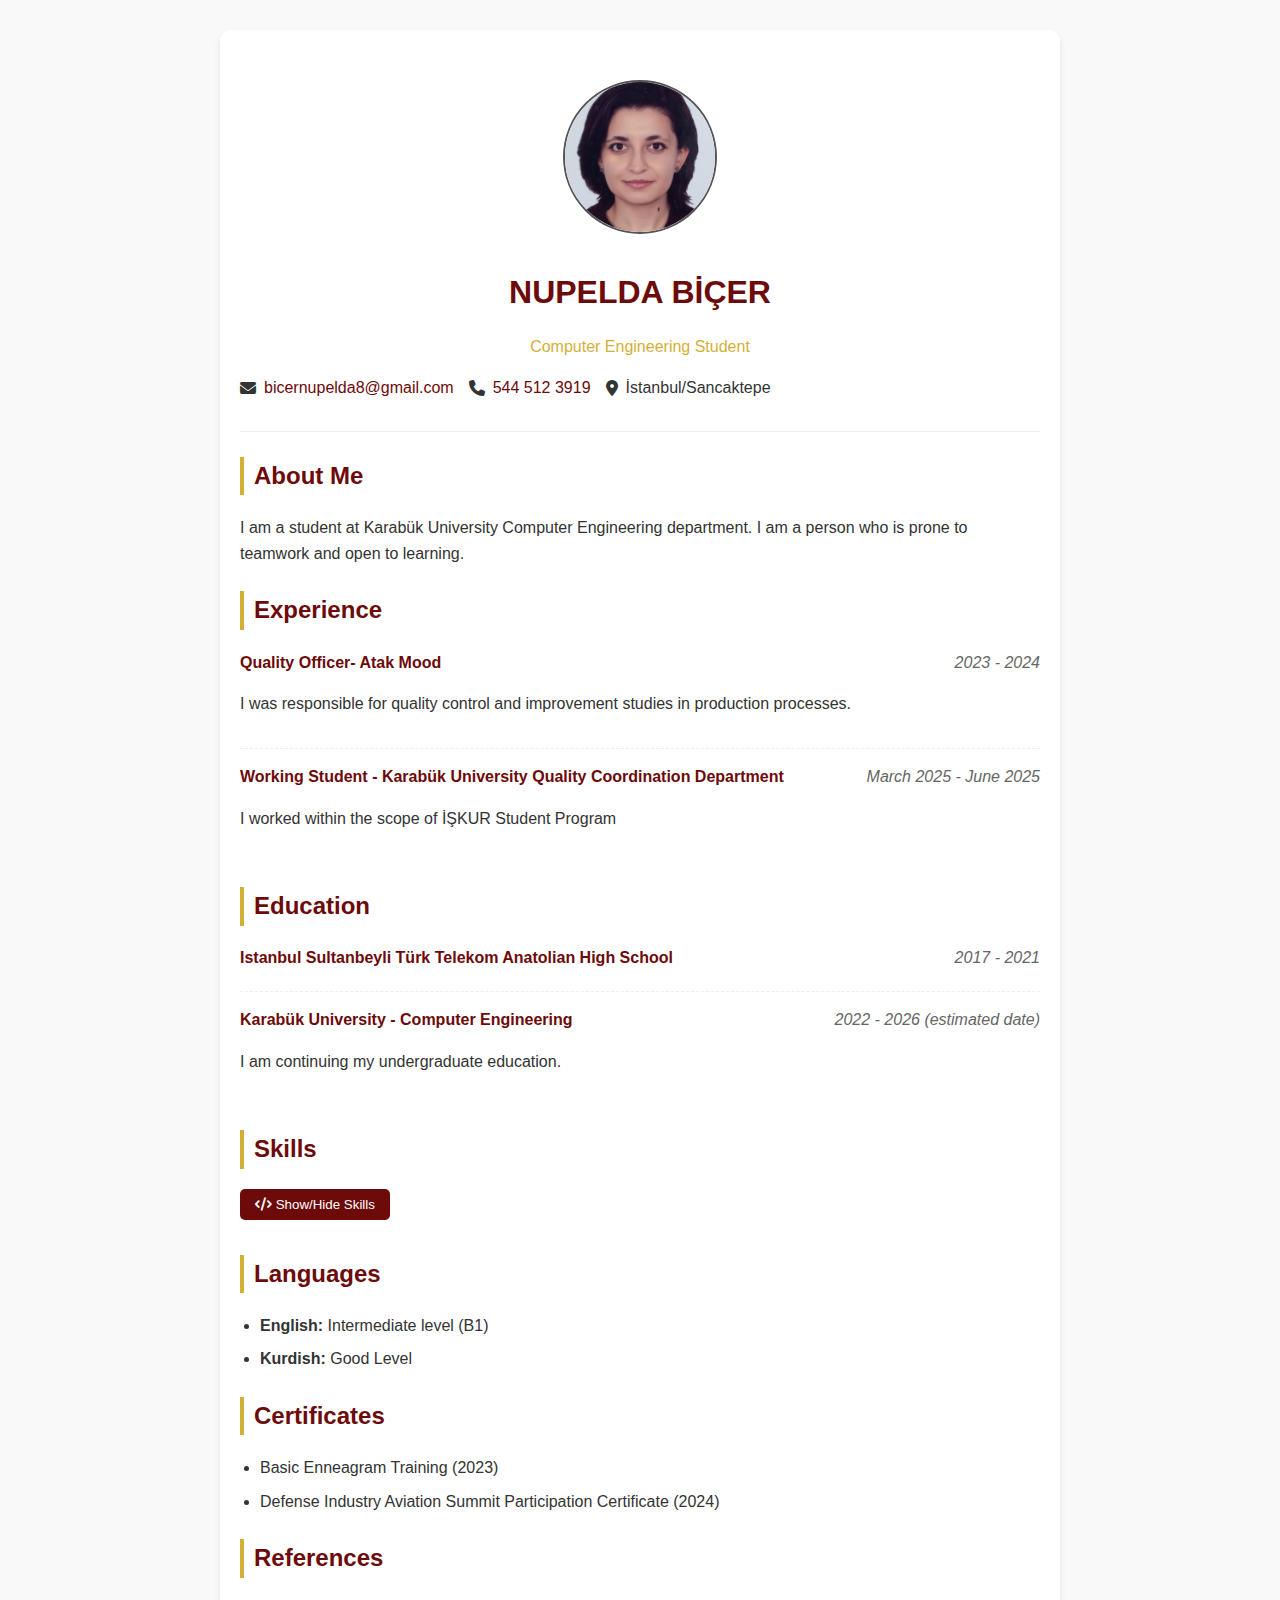
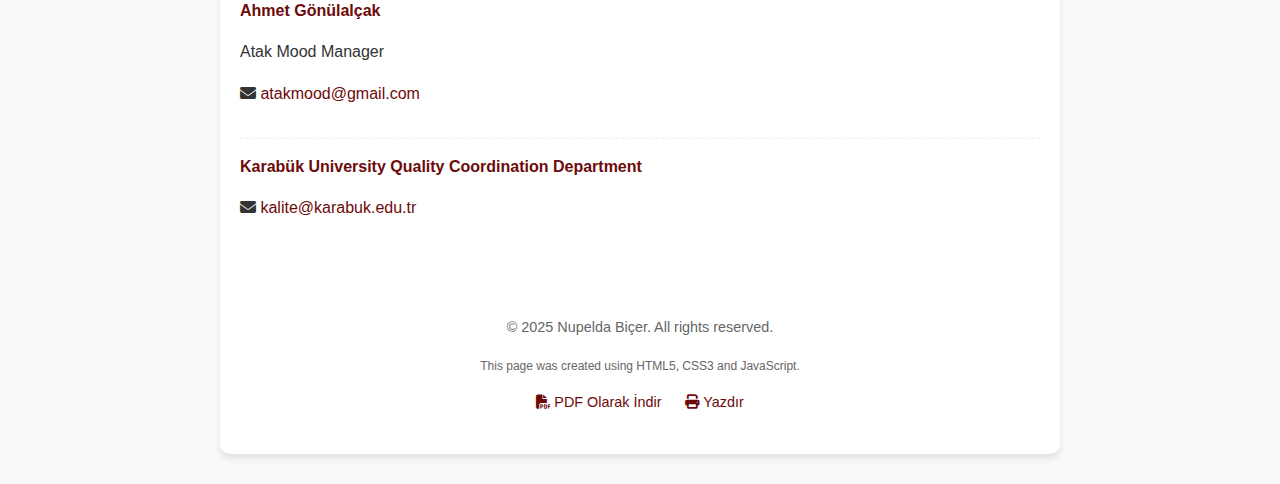
<file: index.html>
<!DOCTYPE html>
<html lang="tr">
<head>
    <meta charset="UTF-8">
    <meta name="viewport" content="width=device-width, initial-scale=1.0">
    <title>NUPELDA BİÇER - RESUME</title>
    <link rel="stylesheet" href="https://cdnjs.cloudflare.com/ajax/libs/font-awesome/6.4.0/css/all.min.css">
    <link rel="stylesheet" href="styles.css">
</head>
<body>
    <div class="container">
        <header>
            <img src="profile.jpeg" alt="Nupelda Biçer" class="profile-pic">
            <h1>NUPELDA BİÇER</h1>
            <p class="title">Computer Engineering Student</p>
            <div class="contact-info">
                <div class="contact-item">
                    <i class="fas fa-envelope"></i>
                    <a href="mailto:bicernupelda8@gmail.com">bicernupelda8@gmail.com</a>
                </div>
                <div class="contact-item">
                    <i class="fas fa-phone"></i>
                    <a href="tel:+905445123919">544 512 3919</a>
                </div>
                <div class="contact-item">
                    <i class="fas fa-map-marker-alt"></i>
                    <span>İstanbul/Sancaktepe</span>
                </div>
            </div>
        </header>
        
        <main>
            <section id="about">
                <h2>About Me</h2>
                <p>I am a student at Karabük University Computer Engineering department. I am a person who is prone to teamwork and open to learning.</p>
            </section>
            
            <section id="experience">
                <h2>Experience</h2>
                <div class="item">
                    <div class="item-header">
                        <span class="item-title">Quality Officer- Atak Mood</span>
                        <span class="date">2023 - 2024</span>
                    </div>
                    <p>I was responsible for quality control and improvement studies in production processes.</p>
                </div>
                <div class="item">
                    <div class="item-header">
                        <span class="item-title">Working Student - Karabük University Quality Coordination Department</span>
                        <span class="date">March 2025 - June 2025</span>
                    </div>
                    <p>I worked within the scope of İŞKUR Student Program</p>
                </div>
            </section>
            
            <section id="education">
                <h2>Education</h2>
                <div class="item">
                    <div class="item-header">
                        <span class="item-title">Istanbul Sultanbeyli Türk Telekom Anatolian High School</span>
                        <span class="date">2017 - 2021</span>
                    </div>
                </div>
                <div class="item">
                    <div class="item-header">
                        <span class="item-title">Karabük University - Computer Engineering</span>
                        <span class="date">2022 - 2026 (estimated date)</span>
                    </div>
                    <p>I am continuing my undergraduate education.</p>
                </div>
            </section>
            
            <section id="skills">
                <h2>Skills</h2>
                <button class="toggle-btn" onclick="toggleSkills()">
                    <i class="fas fa-code"></i> Show/Hide Skills
                </button>
                <div id="skills-list">
                    <div class="skills-container">
                        <span class="skill">HTML5</span>
                        <span class="skill">CSS3</span>
                        <span class="skill">JavaScript</span>
                        <span class="skill">Python</span>
                        <span class="skill">C Programlama</span>
                        <span class="skill">Java</span>
                        <span class="skill">Algoritmalar</span>
                    </div>
                </div>
            </section>
            
            <section id="languages">
                <h2>Languages</h2>
                <ul>
                    <li><strong>English:</strong> Intermediate level (B1)</li>
                    <li><strong>Kurdish:</strong> Good Level</li>
                </ul>
            </section>
            
            <section id="certificates">
                <h2>Certificates</h2>
                <ul>
                    <li>Basic Enneagram Training (2023)</li>
                    <li>Defense Industry Aviation Summit Participation Certificate (2024)</li>
                </ul>
            </section>
            
            <section id="references">
                <h2>References</h2>
                <div class="item">
                    <div class="item-header">
                        <span class="item-title">Ahmet Gönülalçak</span>
                    </div>
                    <p>Atak Mood Manager</p>
                    <p><i class="fas fa-envelope"></i> <a href="mailto:atakmood@gmail.com">atakmood@gmail.com</a></p>
                </div>
                <div class="item">
                    <div class="item-header">
                        <span class="item-title">Karabük University Quality Coordination Department</span>
                    </div>
                    <p><i class="fas fa-envelope"></i> <a href="mailto:kalite@karabuk.edu.tr">kalite@karabuk.edu.tr</a></p>
                </div>
            </section>
        </main>
        
        <footer>
            <p>© 2025 Nupelda Biçer. All rights reserved.</p>
            <p><small>This page was created using HTML5, CSS3 and JavaScript.</small></p>
            <div style="margin-top: 10px;">
                <a href="#" style="margin: 0 10px;"><i class="fas fa-file-pdf"></i> PDF Olarak İndir</a>
                <a href="#" style="margin: 0 10px;"><i class="fas fa-print"></i> Yazdır</a>
            </div>
        </footer>
    </div>

    <script>
        function toggleSkills() {
            const skillsList = document.getElementById('skills-list');
            const toggleBtn = document.querySelector('.toggle-btn');
            
            if (skillsList.style.display === 'none') {
                skillsList.style.display = 'block';
                toggleBtn.innerHTML = '<i class="fas fa-code"></i> Yetenekleri Gizle';
            } else {
                skillsList.style.display = 'none';
                toggleBtn.innerHTML = '<i class="fas fa-code"></i> Yetenekleri Göster';
            }
        }
        
        
        document.addEventListener('DOMContentLoaded', function() {
            document.getElementById('skills-list').style.display = 'none';
        });
    </script>
</body>
</html>
</file>
<file: styles.css>
:root {
    --primary-color: #6d0a0a;
    --secondary-color: #d4af37;
    --text-color: #333;
    --light-bg: #f9f9f9;
    --white: #ffffff;
    --shadow: 0 4px 6px rgba(0, 0, 0, 0.1);
}

body {
    font-family: 'Segoe UI', Tahoma, Geneva, Verdana, sans-serif;
    line-height: 1.6;
    color: var(--text-color);
    background-color: var(--light-bg);
    margin: 0;
    padding: 0;
}

.container {
    max-width: 800px;
    margin: 30px auto;
    padding: 20px;
    background: var(--white);
    box-shadow: var(--shadow);
    border-radius: 10px;
}

header {
    text-align: center;
    padding: 30px 0;
    border-bottom: 1px solid #eee;
    margin-bottom: 20px;
}

.profile-pic {
    width: 150px;
    height: 150px;
    object-fit: cover;
    border-radius: 50%;
    border: 2px solid #555;
    margin-bottom: 15px;
}

h1 {
    color: var(--primary-color);
    margin: 10px 0;
}

.title {
    color: var(--secondary-color);
    font-weight: 300;
}

h2 {
    color: var(--primary-color);
    border-left: 4px solid var(--secondary-color);
    padding-left: 10px;
    margin-top: 25px;
}

section {
    margin-bottom: 25px;
}

.item {
    margin-bottom: 15px;
    padding-bottom: 15px;
    border-bottom: 1px dashed #eee;
}

.item:last-child {
    border-bottom: none;
}

.item-header {
    display: flex;
    justify-content: space-between;
    margin-bottom: 5px;
}

.item-title {
    font-weight: 600;
    color: var(--primary-color);
}

.date {
    color: #666;
    font-style: italic;
}

ul {
    padding-left: 20px;
}

li {
    margin-bottom: 8px;
}

.contact-info {
    display: flex;
    flex-wrap: wrap;
    gap: 15px;
    margin-top: 15px;
}

.contact-item {
    display: flex;
    align-items: center;
    gap: 8px;
}

a {
    color: var(--primary-color);
    text-decoration: none;
    transition: all 0.3s ease;
}

a:hover {
    color: var(--secondary-color);
    text-decoration: underline;
}

footer {
    text-align: center;
    padding: 20px;
    margin-top: 30px;
    color: #666;
    font-size: 0.9em;
}

.skills-container {
    display: flex;
    flex-wrap: wrap;
    gap: 10px;
    margin-top: 15px;
}

.skill {
    background-color: var(--primary-color);
    color: white;
    padding: 5px 10px;
    border-radius: 20px;
    font-size: 0.9em;
}

.toggle-btn {
    background-color: var(--primary-color);
    color: white;
    border: none;
    padding: 8px 15px;
    border-radius: 5px;
    cursor: pointer;
    margin-bottom: 10px;
    transition: all 0.3s ease;
}

.toggle-btn:hover {
    background-color: var(--secondary-color);
}

@media (max-width: 768px) {
    .container {
        margin: 10px;
        padding: 15px;
    }
    
    .item-header {
        flex-direction: column;
    }
    
    .date {
        margin-top: 5px;
    }
}
</file>
